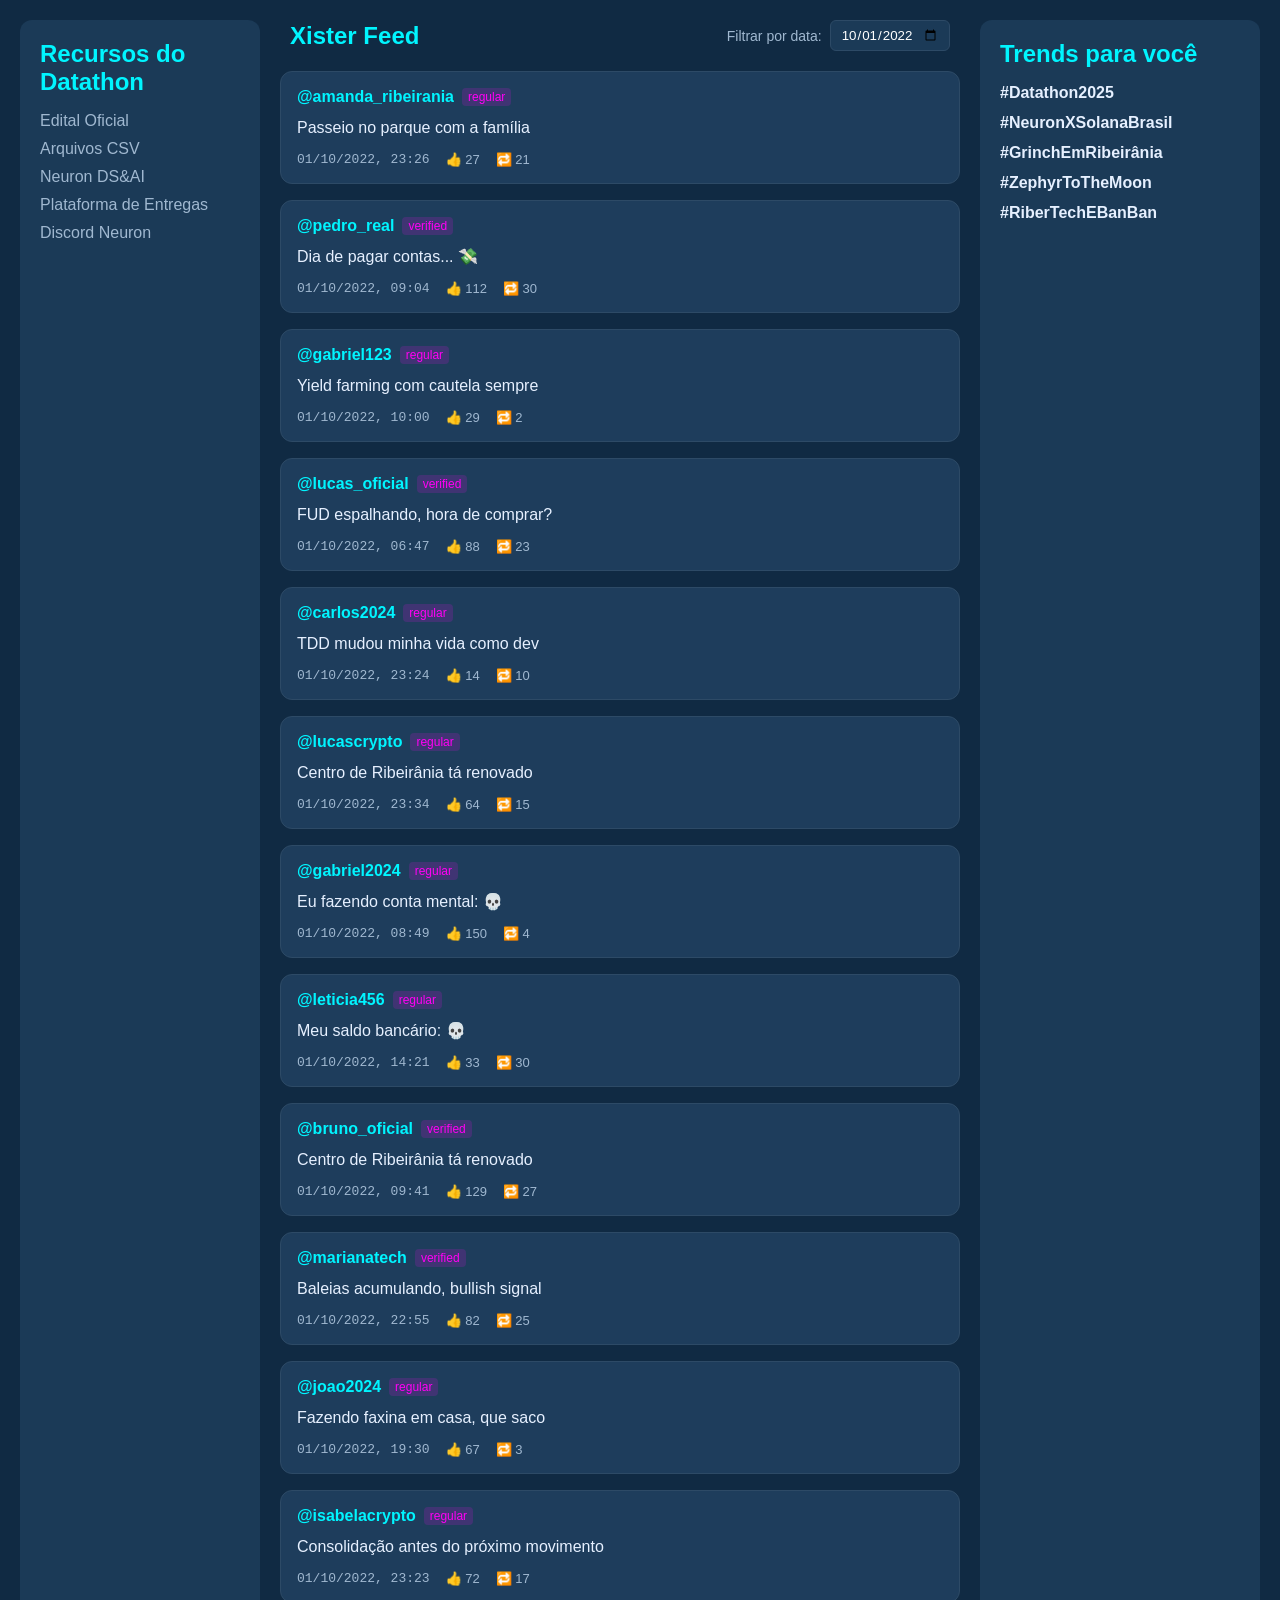
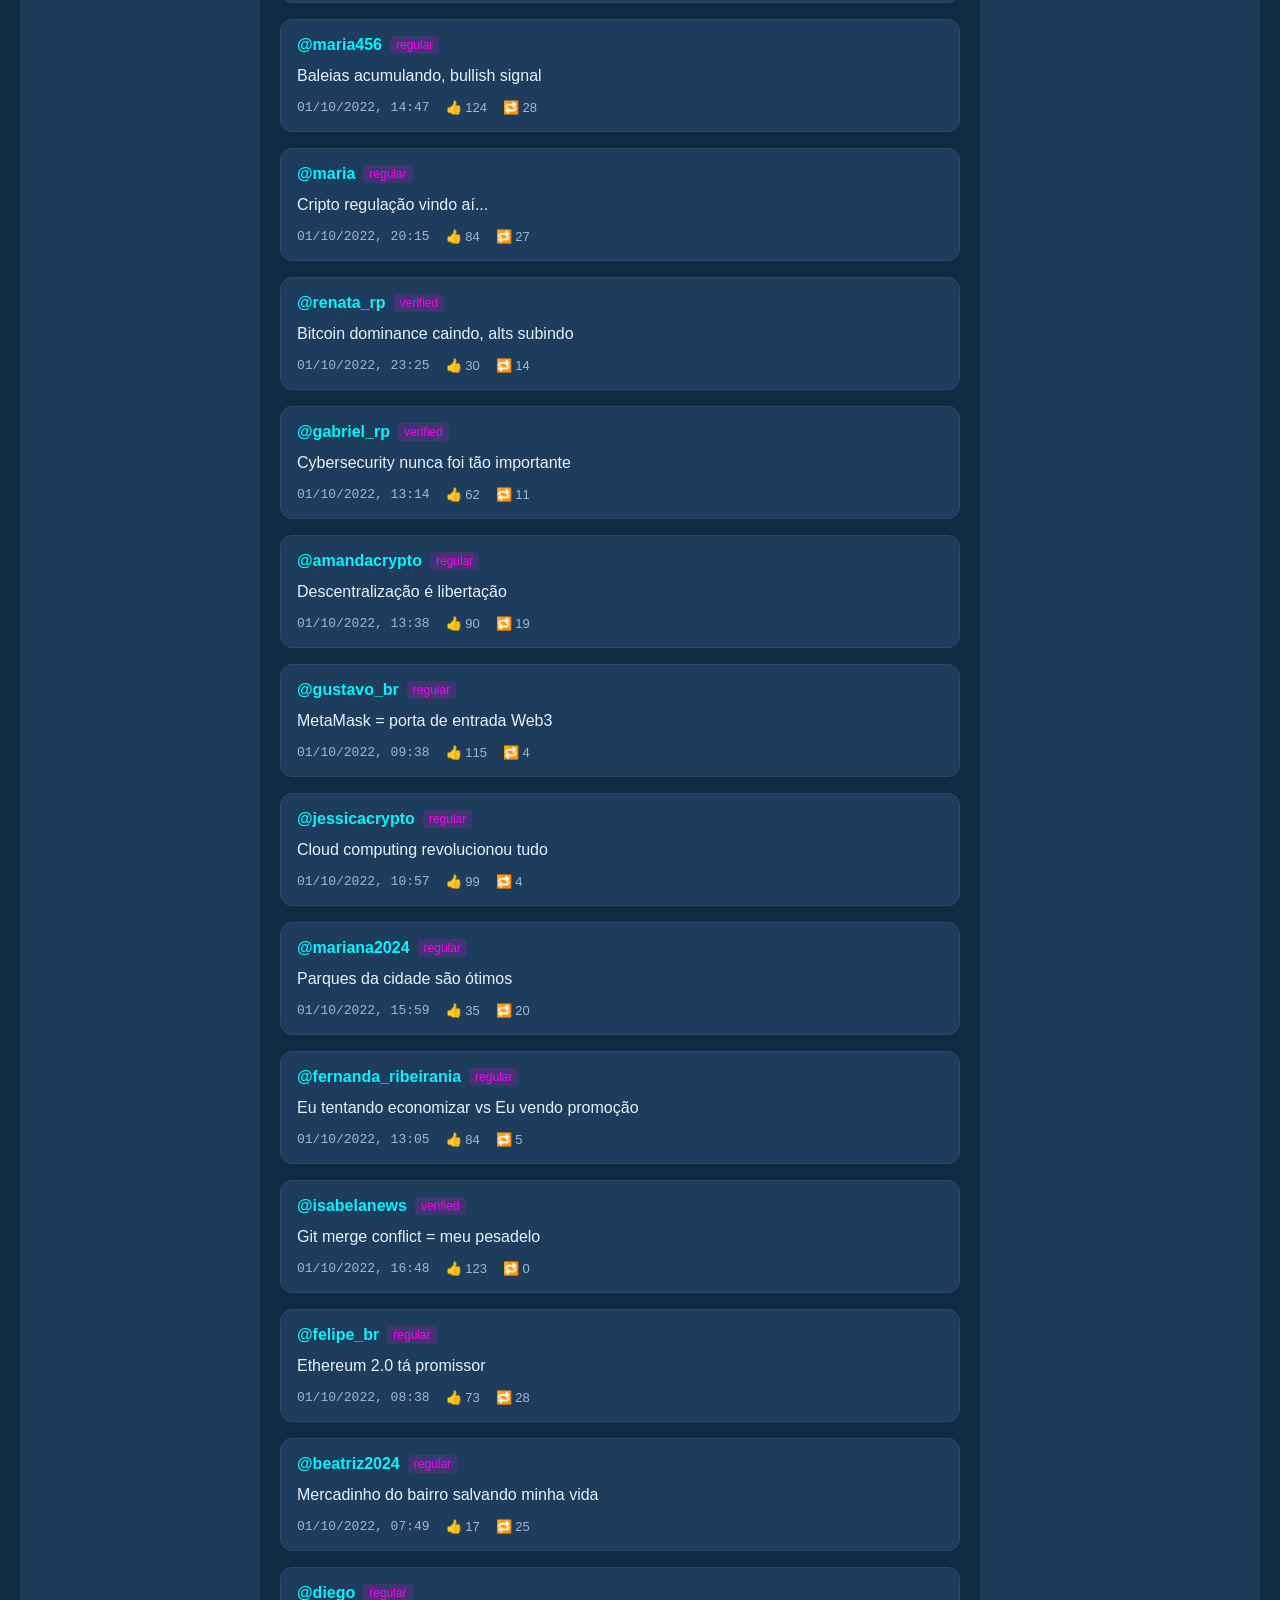
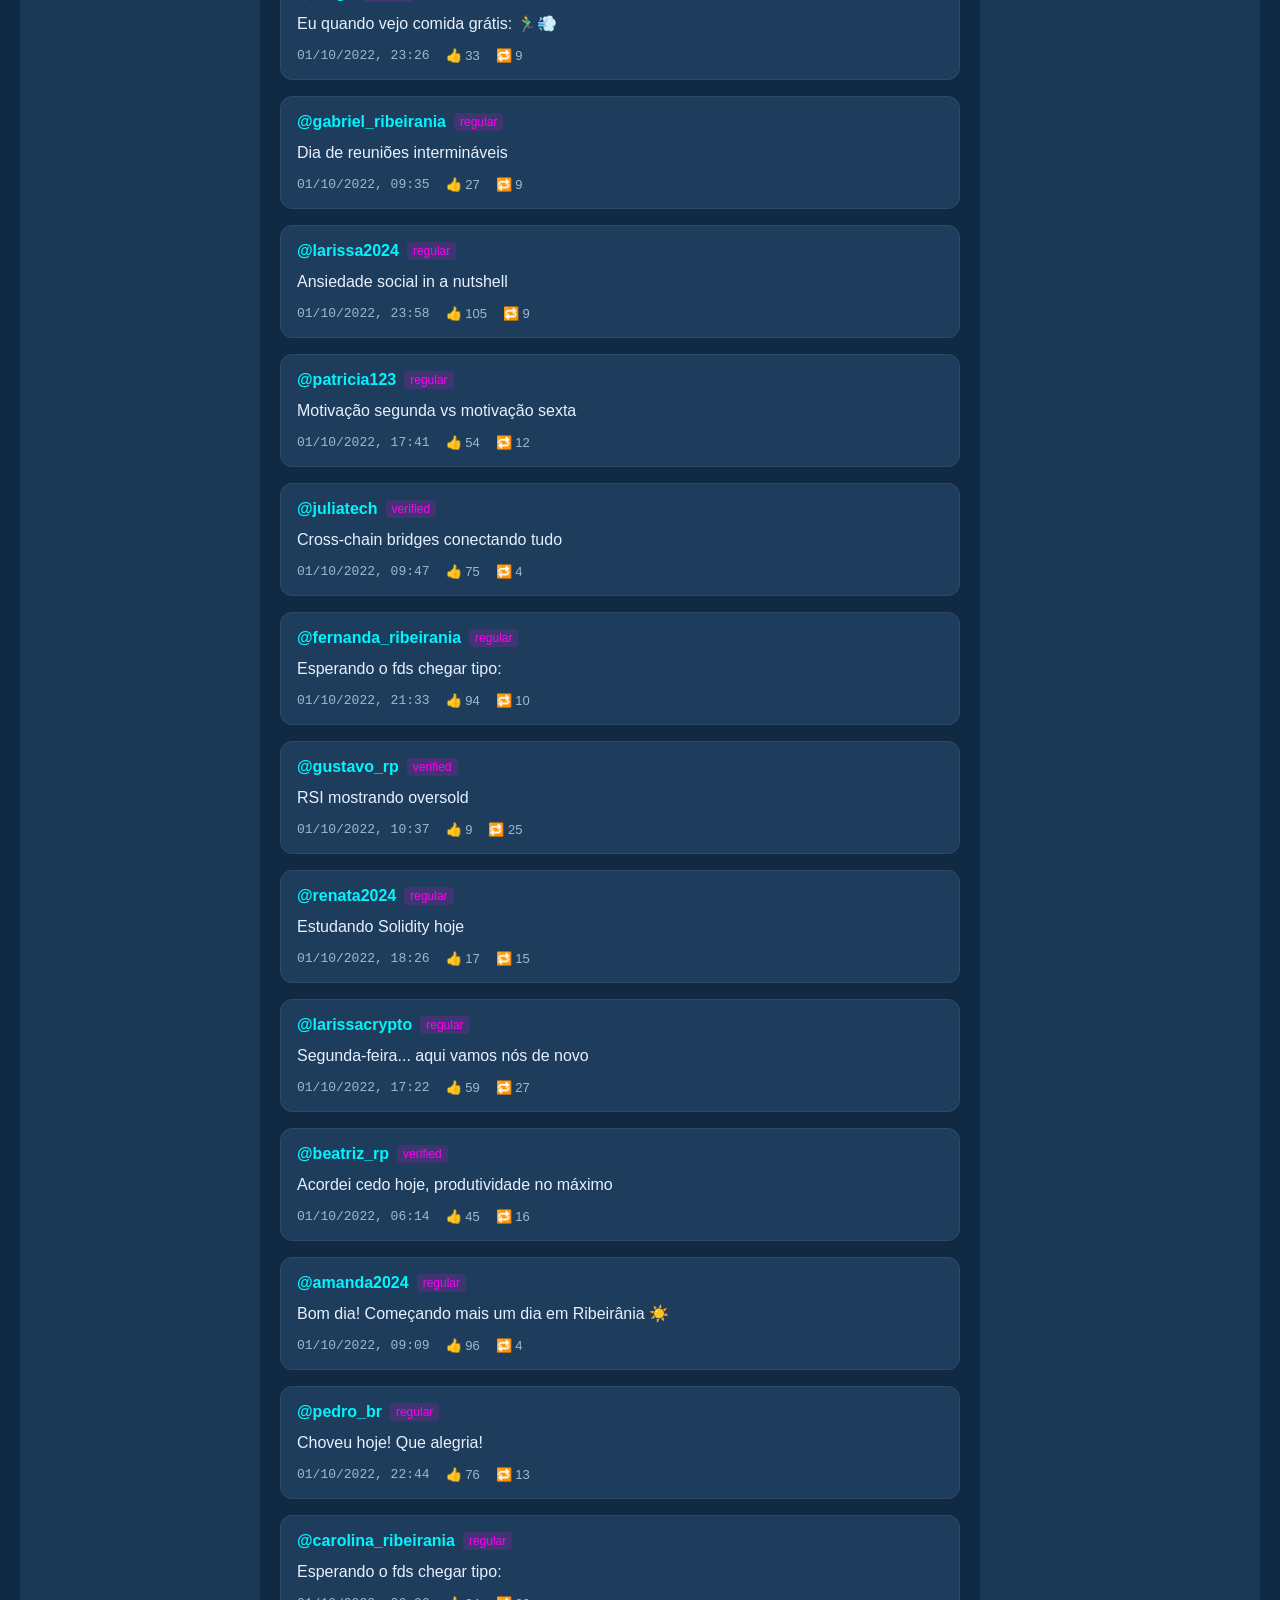
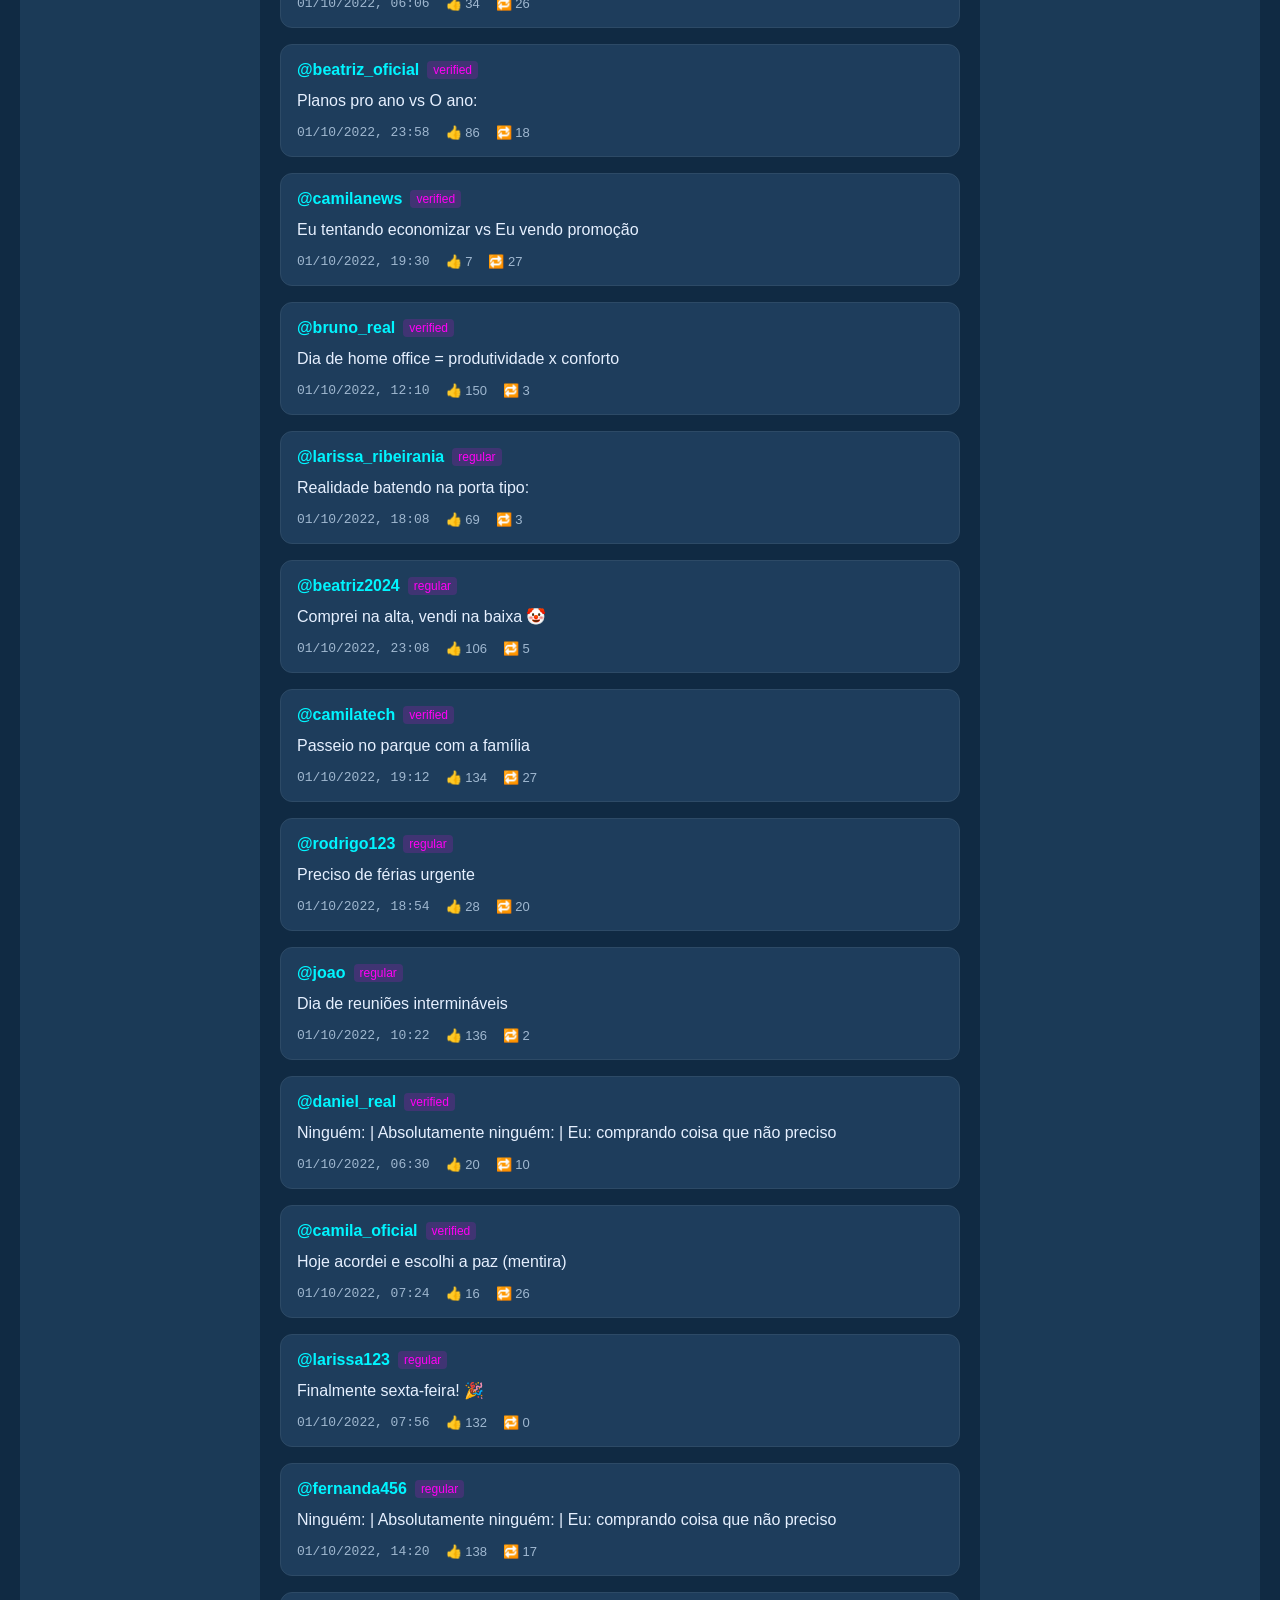
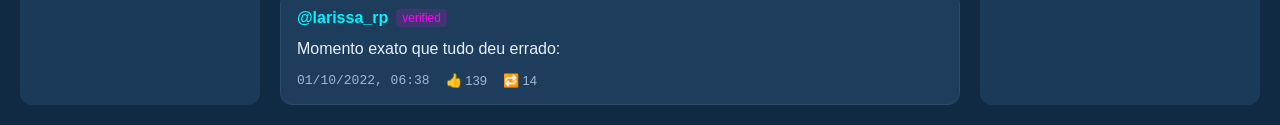
<file: docs/index.html>
<!DOCTYPE html>
<html lang="pt-BR">
<head>
  <meta charset="UTF-8" />
  <meta name="viewport" content="width=device-width, initial-scale=1.0"/>
  <title>Xister — Datathon 2025</title>
  <link rel="stylesheet" href="style.css" />
</head>
<body>
  <div class="app-container">
    <!-- Barra Lateral Esquerda -->
    <aside class="sidebar-left">
      <h2>Recursos do Datathon</h2>
      <ul class="resources-list">
        <li><a href="https://www.canva.com/design/DAG2QHfuW1U/BX7kZy9wV9lvUPQNRBa4CA/view?utlId=h859331ead7" target="_blank">Edital Oficial</a></li>
        <li><a href="https://drive.google.com/drive/u/1/folders/12iBX0EbqU1i4EYFQB1RuSROmzGS_lbb-" target="_blank">Arquivos CSV</a></li>
        <li><a href="https://www.instagram.com/neurondsai/" target="_blank">Neuron DS&AI</a></li>
        <li><a href="https://earn.superteam.fun/listing/datathon-neuron-x-solana-superteam-brasil-aianddata-week-2025/" target="_blank">Plataforma de Entregas</a> <li>
        <li><a href="https://discord.gg/yttTpBmm" target="_blank">Discord Neuron</a></li>
      </ul>
      <div class="note">
      </div>
    </aside>

    <!-- Feed Central -->
    <main class="main-feed">
      <header class="feed-header">
        <h1>Xister Feed</h1>
        <div class="date-filter">
          <label for="date-filter">Filtrar por data:</label>
          <input type="date" id="date-filter" />
        </div>
      </header>
      <div id="posts-container" class="posts-container">
        <p style="text-align: center; color: #A0B8D0;">Carregando tweets...</p>
      </div>
    </main>

    <!-- Barra Lateral Direita -->
    <aside class="sidebar-right">
      <h2>Trends para você</h2>
      <ul class="trends-list">
        <li><a href="#">#Datathon2025</a></li>
        <li><a href="#">#NeuronXSolanaBrasil</a></li>
        <li><a href="#">#GrinchEmRibeirânia</a></li>
        <li><a href="#">#ZephyrToTheMoon</a></li>
        <li><a href="#">#RiberTechEBanBan</a></li>
      </ul>
    </aside>
  </div>

  <script src="script.js"></script>
</body>
</html>
</file>
<file: docs/style.css>
:root {
  --bg-primary: #102A43;
  --bg-secondary: #1B3A57;
  --bg-post: #1E3D5C;
  --text-primary: #E6F0FF;
  --text-secondary: #A0B8D0;
  --accent-cyan: #00F5FF;
  --accent-magenta: #FF00F5;
  --border-color: #2D4A66;
}

* {
  margin: 0;
  padding: 0;
  box-sizing: border-box;
  font-family: 'Segoe UI', Tahoma, Geneva, Verdana, sans-serif;
}

body {
  background-color: var(--bg-primary);
  color: var(--text-primary);
  overflow-x: hidden;
}

.app-container {
  display: grid;
  grid-template-columns: 240px 1fr 280px;
  min-height: 100vh;
  gap: 20px;
  padding: 20px;
}

/* Sidebar Left */
.sidebar-left {
  background-color: var(--bg-secondary);
  padding: 20px;
  border-radius: 12px;
}

.sidebar-left h2 {
  margin-bottom: 16px;
  color: var(--accent-cyan);
}

.resources-list {
  list-style: none;
  margin-bottom: 20px;
}

.resources-list li {
  margin-bottom: 10px;
}

.resources-list a {
  color: var(--text-secondary);
  text-decoration: none;
  transition: color 0.2s;
}

.resources-list a:hover {
  color: var(--accent-magenta);
}

.note {
  font-size: 12px;
  color: var(--text-secondary);
  margin-top: 20px;
}

.note code {
  background: rgba(0, 245, 255, 0.1);
  padding: 2px 4px;
  border-radius: 4px;
}

/* Main Feed */
.main-feed {
  display: flex;
  flex-direction: column;
  gap: 20px;
}

.feed-header {
  display: flex;
  justify-content: space-between;
  align-items: center;
  padding: 0 10px;
}

.feed-header h1 {
  font-size: 24px;
  color: var(--accent-cyan);
}

.date-filter {
  display: flex;
  align-items: center;
  gap: 8px;
}

.date-filter label {
  font-size: 14px;
  color: var(--text-secondary);
}

#date-filter {
  padding: 6px 10px;
  border-radius: 6px;
  background: var(--bg-secondary);
  border: 1px solid var(--border-color);
  color: white;
}

.posts-container {
  display: flex;
  flex-direction: column;
  gap: 16px;
}

.xis-post {
  background-color: var(--bg-post);
  padding: 16px;
  border-radius: 12px;
  border: 1px solid var(--border-color);
}

.xis-post .post-header {
  display: flex;
  align-items: center;
  margin-bottom: 10px;
}

.xis-post .username {
  font-weight: bold;
  color: var(--accent-cyan);
  margin-right: 8px;
}

.xis-post .account-type {
  font-size: 12px;
  color: var(--accent-magenta);
  background: rgba(255, 0, 245, 0.15);
  padding: 2px 6px;
  border-radius: 4px;
}

.xis-post .text {
  margin-bottom: 12px;
  line-height: 1.5;
  min-height: 24px;
  outline: none;
  cursor: text;
}

.xis-post .text[contenteditable="true"]:focus {
  background-color: rgba(0, 245, 255, 0.08);
  border-radius: 6px;
}

.xis-post .post-meta {
  display: flex;
  gap: 16px;
  font-size: 13px;
  color: var(--text-secondary);
}

.xis-post .timestamp {
  font-family: monospace;
}

/* Sidebar Right */
.sidebar-right {
  background-color: var(--bg-secondary);
  padding: 20px;
  border-radius: 12px;
}

.sidebar-right h2 {
  margin-bottom: 16px;
  color: var(--accent-cyan);
}

.trends-list {
  list-style: none;
}

.trends-list li {
  margin-bottom: 12px;
}

.trends-list a {
  color: var(--text-primary);
  text-decoration: none;
  font-weight: 600;
  transition: color 0.2s;
}

.trends-list a:hover {
  color: var(--accent-cyan);
}

/* Responsive */
@media (max-width: 1100px) {
  .app-container {
    grid-template-columns: 200px 1fr;
  }
  .sidebar-right { display: none; }
}
@media (max-width: 768px) {
  .app-container {
    grid-template-columns: 1fr;
    padding: 12px;
  }
  .sidebar-left { display: none; }
}
</file>
